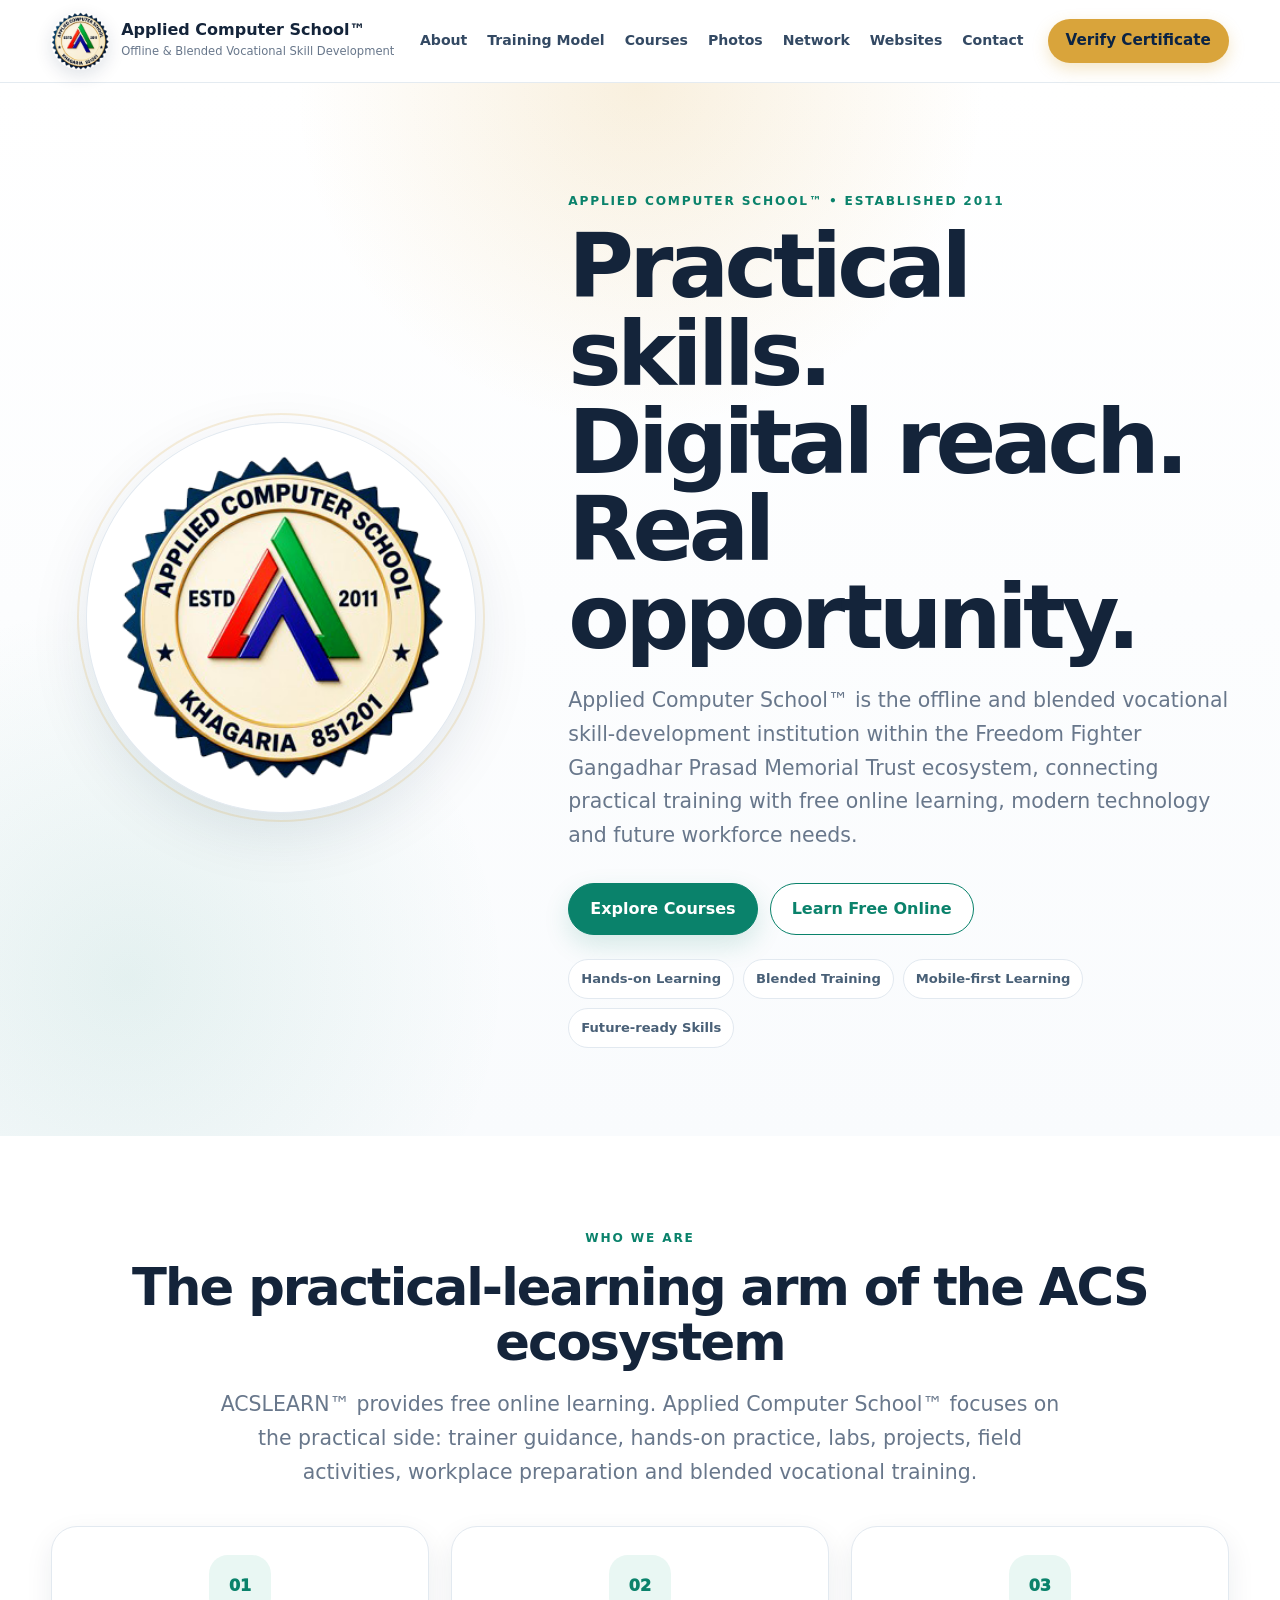
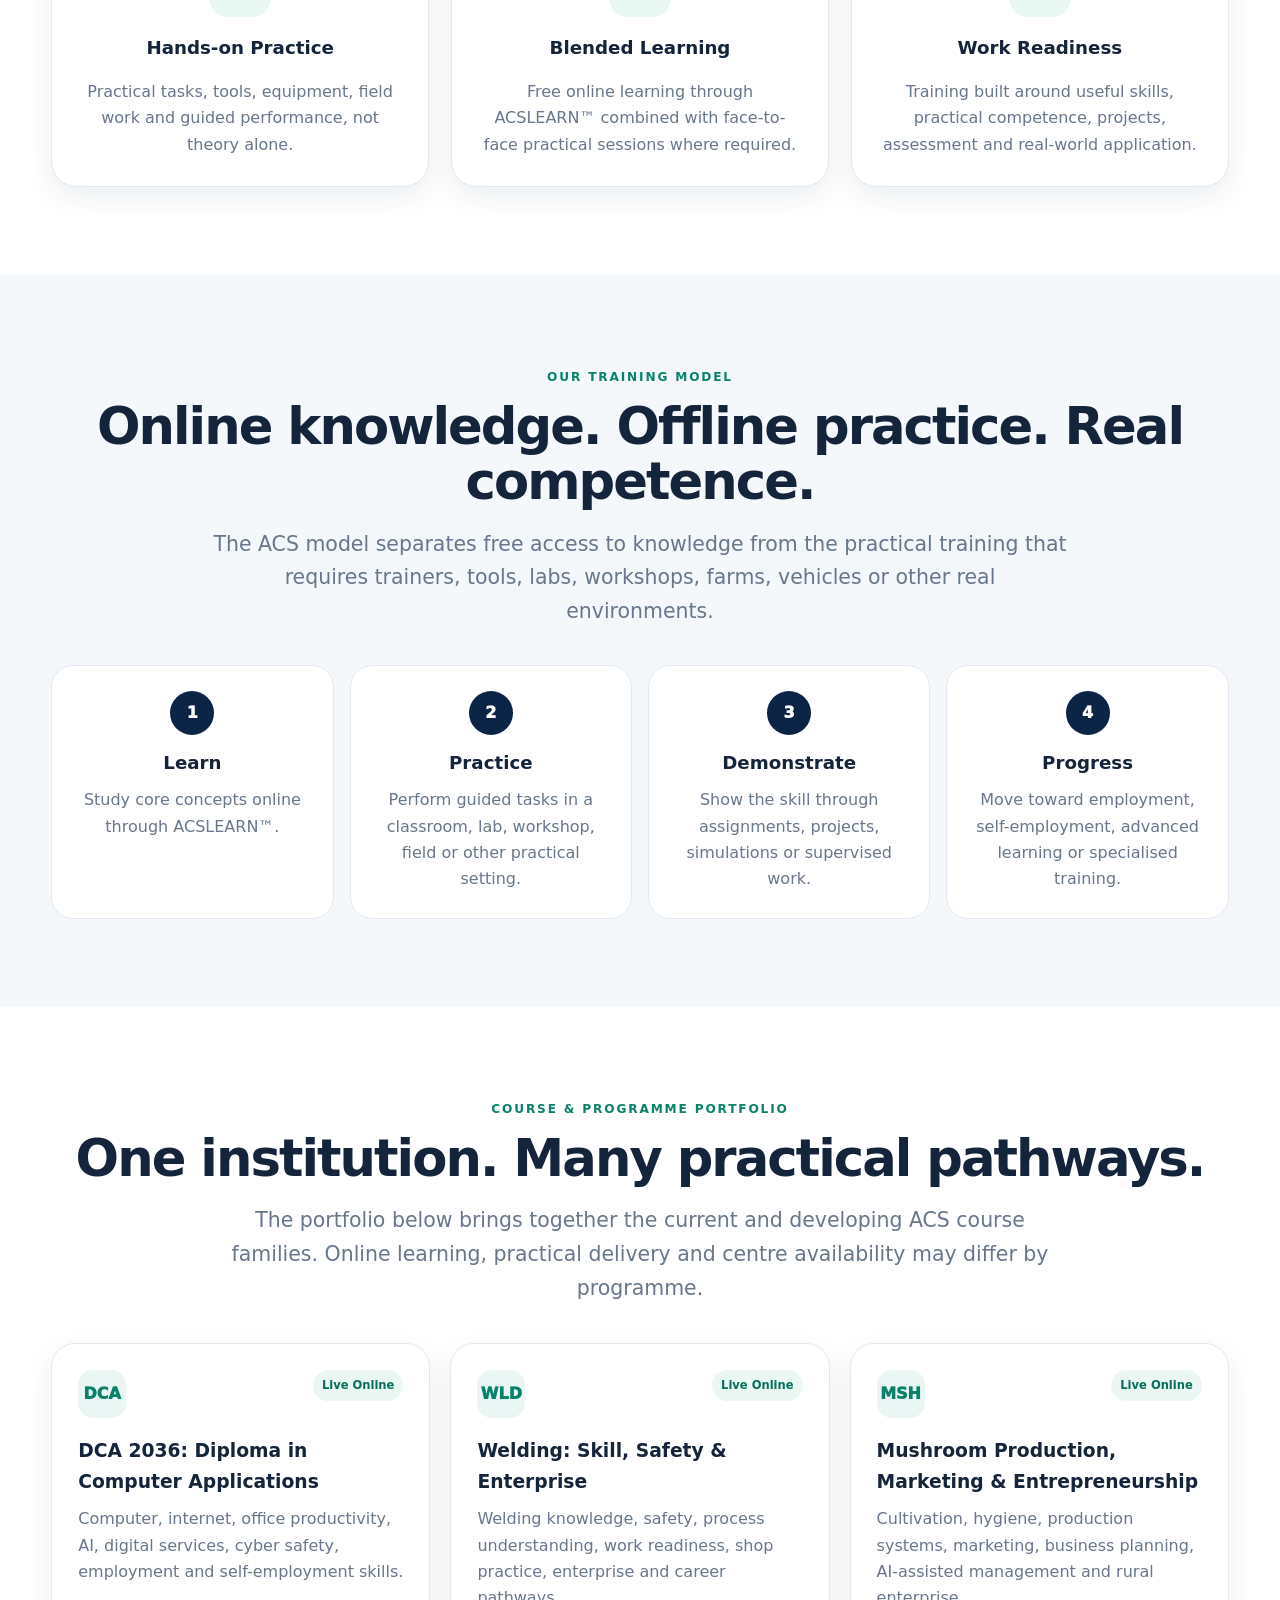
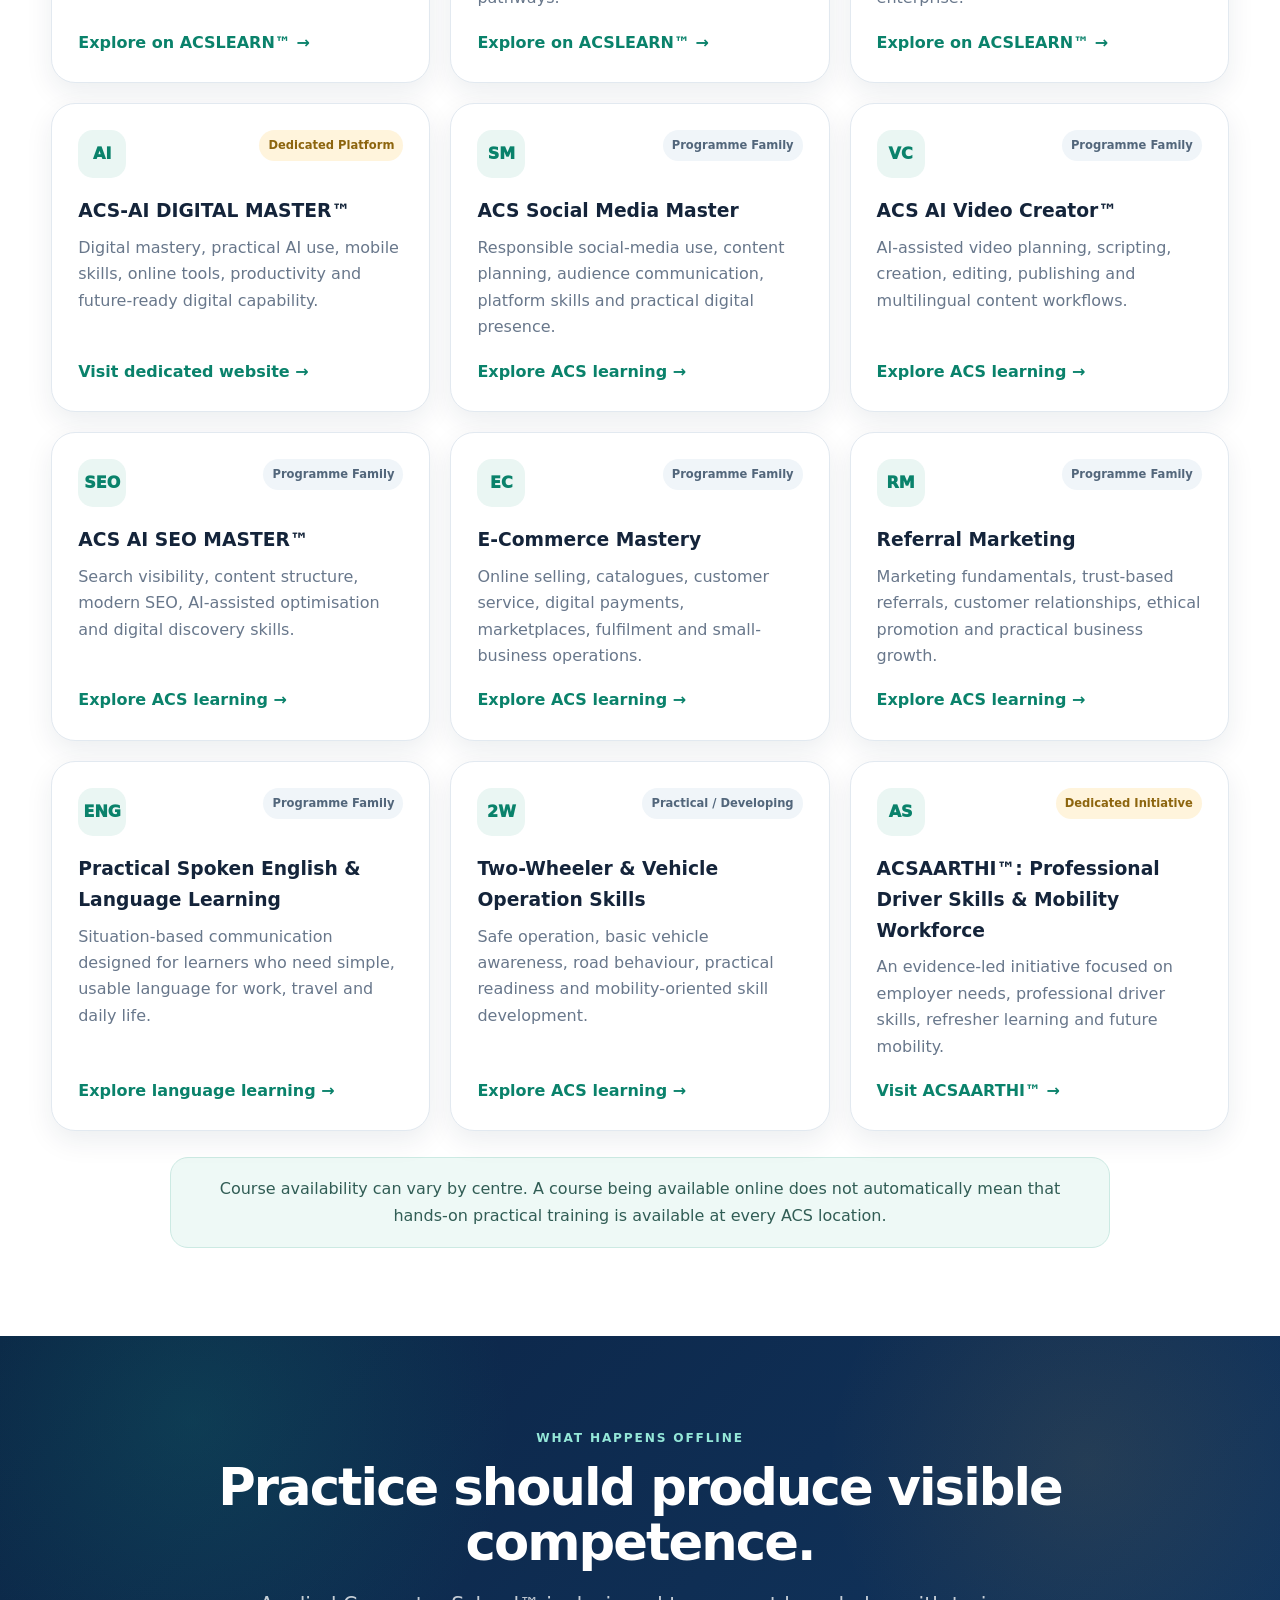
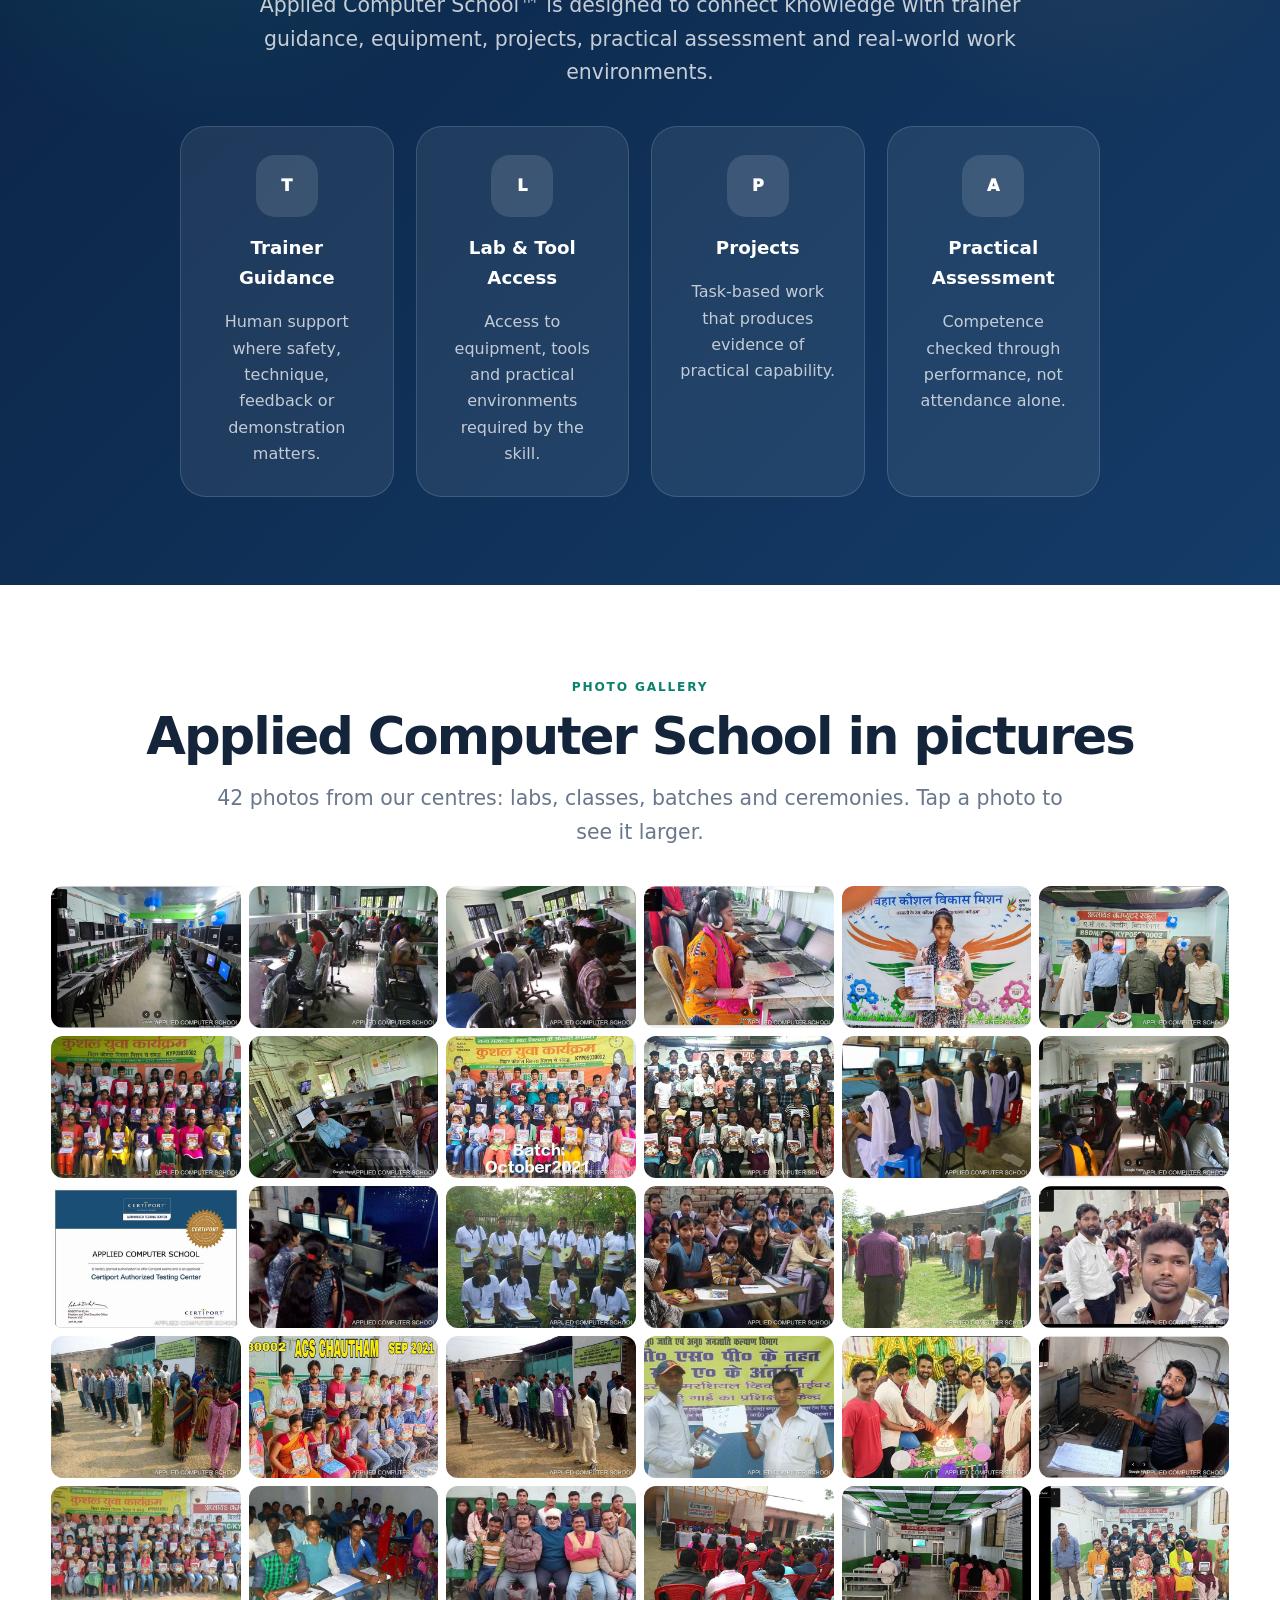
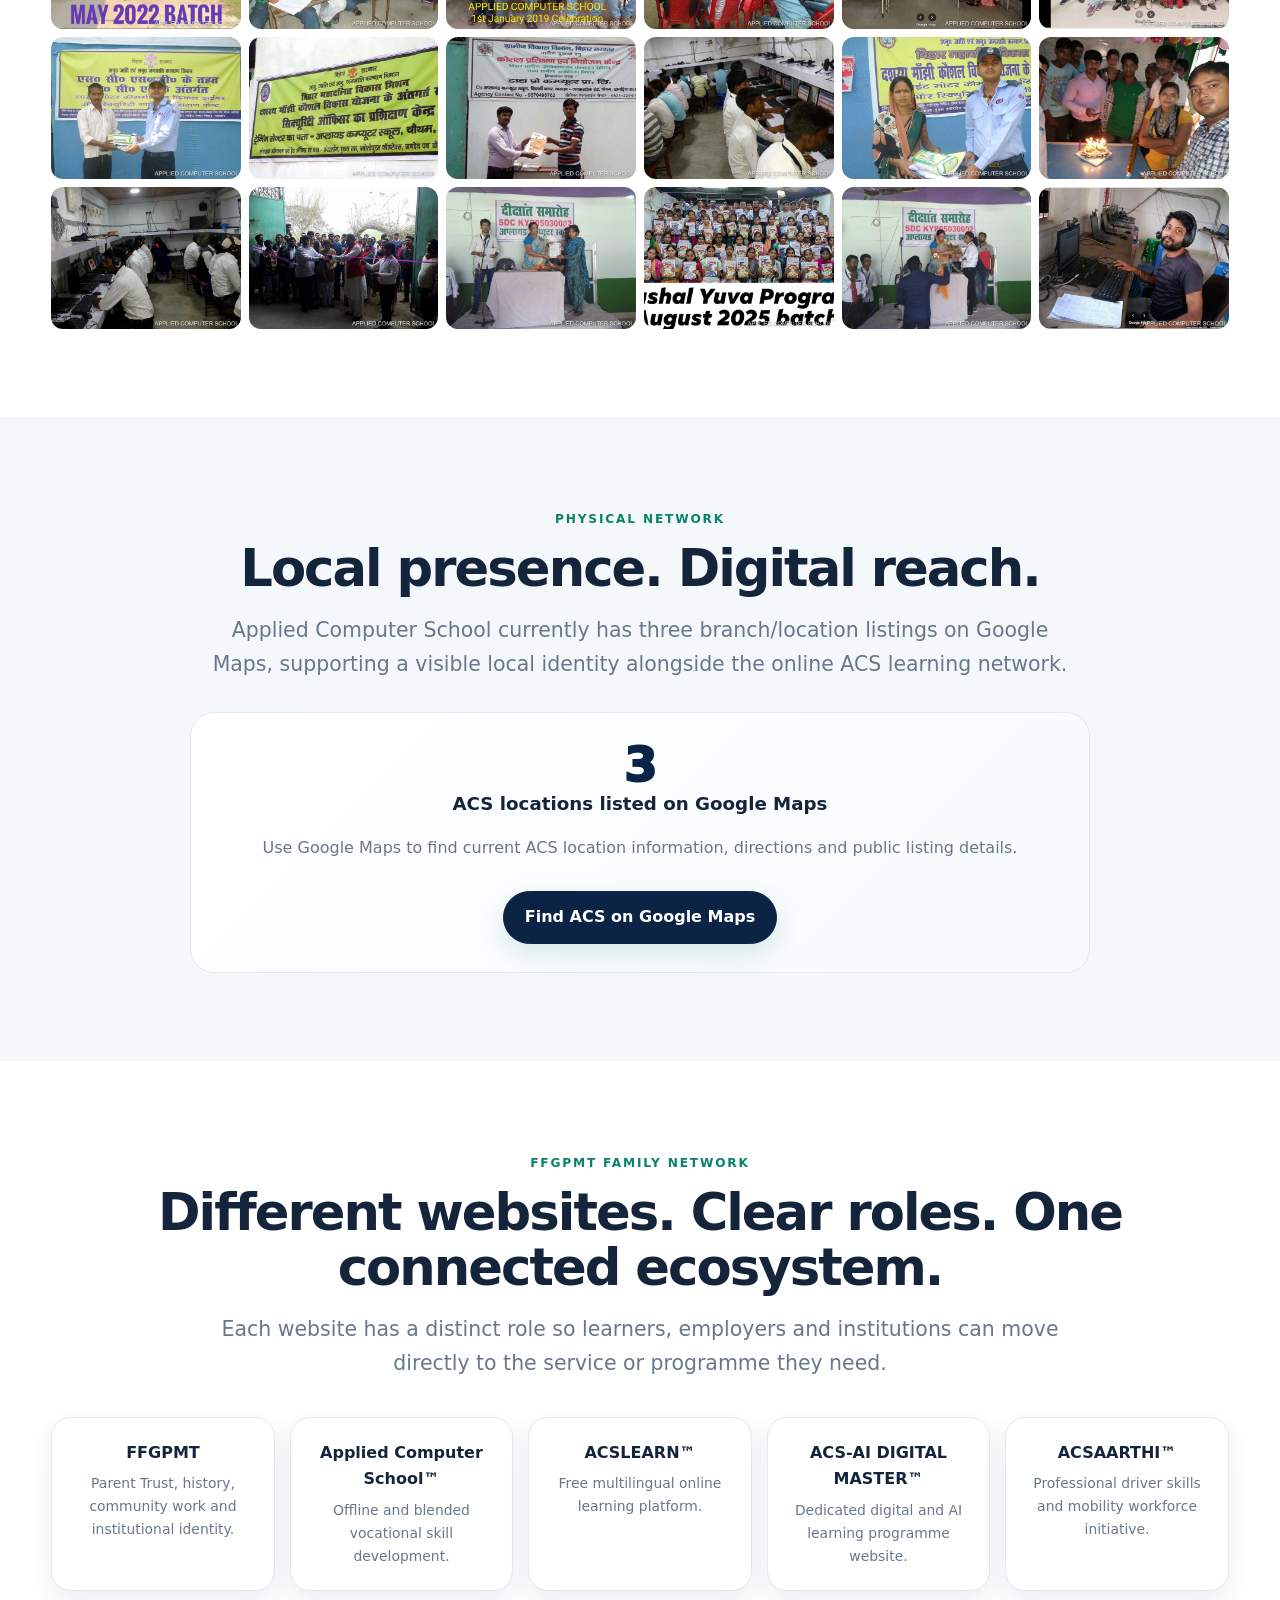
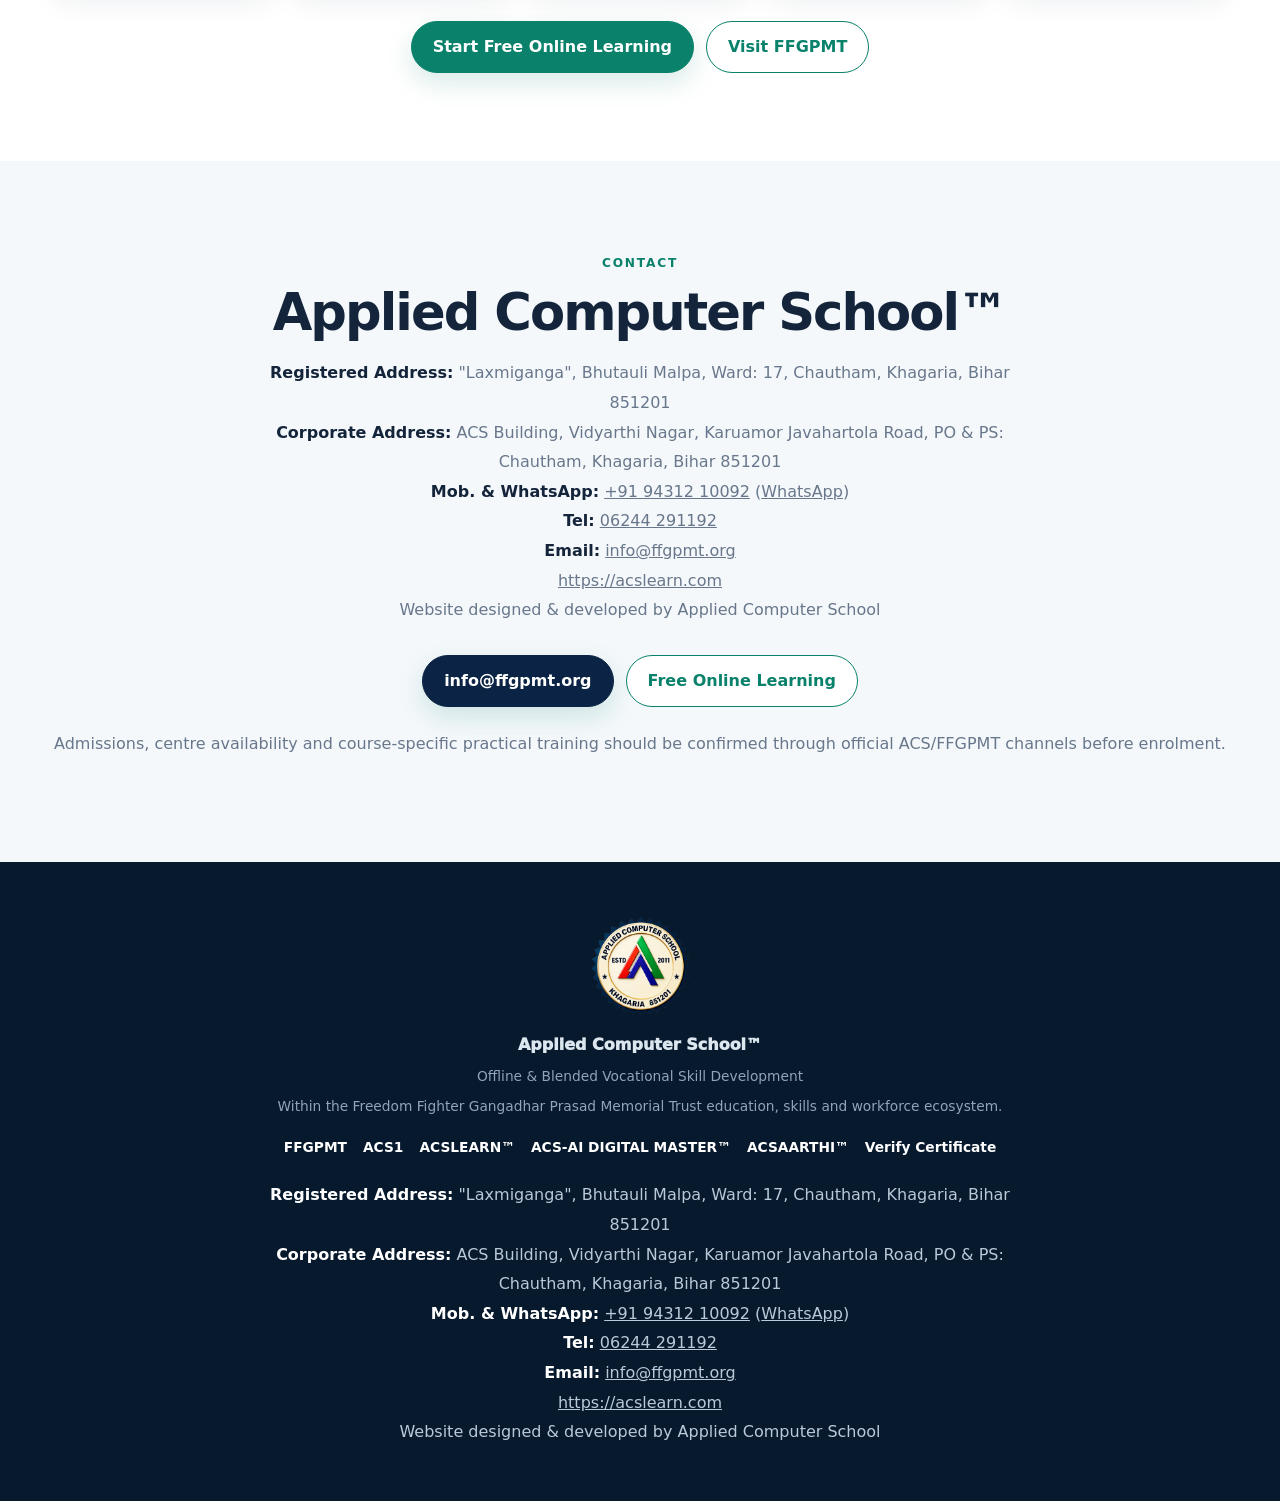
<file: index.html>
<!doctype html>
<html lang="en">
<head>
<meta charset="utf-8">
<meta name="viewport" content="width=device-width,initial-scale=1">
<title>Applied Computer School™ | Offline & Blended Vocational Skill Development</title>
<meta name="description" content="Applied Computer School™: offline and blended vocational skill development, practical training, digital learning and future-ready workforce programmes within the FFGPMT ecosystem.">
<link rel="canonical" href="https://acs1.in/">
<link rel="icon" href="logo.png">
<meta property="og:title" content="Applied Computer School™">
<meta property="og:description" content="Practical Skills • Blended Learning • Employment Readiness">
<meta property="og:url" content="https://acs1.in/">
<meta property="og:type" content="website">
<meta property="og:image" content="https://acs1.in/logo.png">
<meta name="twitter:card" content="summary_large_image">
<meta name="theme-color" content="#0b2344">

<script type="application/ld+json">
{
  "@context":"https://schema.org",
  "@type":"EducationalOrganization",
  "name":"Applied Computer School",
  "url":"https://acs1.in/",
  "logo":"https://acs1.in/logo.png",
  "email":"info@ffgpmt.org",
  "telephone":"+91-9431210092",
  "address":{"@type":"PostalAddress","streetAddress":"ACS Building, Vidyarthi Nagar, Karuamor Javahartola Road, PO & PS: Chautham","addressLocality":"Khagaria","addressRegion":"Bihar","postalCode":"851201","addressCountry":"IN"},
  "description":"Offline and blended vocational skill development",
  "foundingDate":"2011",
  "parentOrganization":{
    "@type":"NGO",
    "name":"Freedom Fighter Gangadhar Prasad Memorial Trust",
    "url":"https://ffgpmt.org/"
  },
  "sameAs":[
    "https://ffgpmt.org/",
    "https://acslearn.com/",
    "https://acs-aidigitalmaster.org/",
    "https://acsaarthi.com/"
  ]
}
</script>

<style>
:root{
  --navy:#0b2344;
  --navy2:#143c68;
  --blue:#1769aa;
  --green:#0a826b;
  --green2:#16a085;
  --gold:#d9a43b;
  --ink:#14243a;
  --muted:#68778b;
  --line:#e2e9f0;
  --soft:#f4f8fb;
  --soft2:#fbfcfe;
  --white:#fff;
  --shadow:0 20px 60px rgba(11,35,68,.10);
  --shadow2:0 10px 28px rgba(11,35,68,.08);
  --radius:26px;
  --max:1180px;
}
*{box-sizing:border-box}
html{scroll-behavior:smooth}
body{
  margin:0;
  font-family:Inter,ui-sans-serif,system-ui,-apple-system,"Segoe UI",Roboto,Arial,sans-serif;
  color:var(--ink);
  background:#fff;
  line-height:1.65;
}
a{color:inherit}
img{max-width:100%;display:block}
.container{width:min(92%,var(--max));margin:auto}
.center{text-align:center}
.section{padding:88px 0}
.section.soft{background:var(--soft)}
.section.dark{
  color:#fff;
  background:
    radial-gradient(circle at 15% 10%,rgba(22,160,133,.18),transparent 24%),
    radial-gradient(circle at 85% 15%,rgba(217,164,59,.10),transparent 20%),
    linear-gradient(135deg,var(--navy),var(--navy2));
}
.eyebrow{
  display:inline-block;
  color:var(--green);
  text-transform:uppercase;
  letter-spacing:.15em;
  font-size:.76rem;
  font-weight:900;
  margin-bottom:12px;
}
.dark .eyebrow{color:#94e7d8}
h1,h2,h3{margin-top:0;color:inherit}
h1{
  font-size:clamp(2.7rem,7vw,5.7rem);
  line-height:.98;
  letter-spacing:-.052em;
  margin-bottom:22px;
}
h2{
  font-size:clamp(2rem,4vw,3.35rem);
  line-height:1.08;
  letter-spacing:-.038em;
  margin-bottom:18px;
}
h3{font-size:1.14rem;margin-bottom:9px}
.lead{
  font-size:clamp(1.06rem,2vw,1.28rem);
  color:var(--muted);
  max-width:860px;
  margin:0 auto;
}
.dark .lead{color:rgba(255,255,255,.76)}

/* Header */
.site-header{
  position:sticky;top:0;z-index:50;
  background:rgba(255,255,255,.94);
  border-bottom:1px solid rgba(226,233,240,.9);
  backdrop-filter:blur(12px);
}
.nav{
  min-height:82px;
  display:flex;
  align-items:center;
  justify-content:space-between;
  gap:24px;
}
.brand{
  display:flex;align-items:center;gap:12px;
  text-decoration:none;
}
.brand img{
  width:58px;height:58px;object-fit:contain;
  border-radius:50%;
  box-shadow:0 6px 18px rgba(11,35,68,.12);
}
.brand-text strong{display:block;font-size:1rem;line-height:1.1}
.brand-text span{display:block;color:var(--muted);font-size:.72rem;margin-top:4px}
.nav-links{display:flex;gap:20px;align-items:center}
.nav-links a{
  text-decoration:none;font-weight:780;font-size:.88rem;color:#334963;
}
.nav-links a:hover{color:var(--green)}
.menu-btn{
  display:none;border:0;background:var(--navy);color:#fff;border-radius:12px;
  padding:10px 13px;font-weight:800;
}

.verify-btn{order:3;display:inline-flex;align-items:center;justify-content:center;min-height:44px;padding:9px 18px;border-radius:999px;background:var(--gold);color:var(--navy);font-weight:900;font-size:.95rem;text-decoration:none;white-space:nowrap;box-shadow:0 6px 16px rgba(217,164,59,.28)}
.verify-btn:hover{background:#e6b552}
.nav-links{order:2;margin-left:auto}
.photo-grid{display:grid;grid-template-columns:repeat(6,1fr);gap:8px;margin-top:36px}
.photo-grid a{display:block;border-radius:12px;overflow:hidden;background:var(--soft)}
.photo-grid img{width:100%;height:auto;aspect-ratio:4/3;object-fit:cover;transition:transform .2s ease}
.photo-grid a:hover img{transform:scale(1.04)}
.photo-note{margin-top:16px;color:var(--muted);font-size:1rem}
@media(max-width:1050px){.photo-grid{grid-template-columns:repeat(4,1fr)}}
@media(max-width:900px){.nav{flex-wrap:wrap;padding:10px 0;gap:10px 16px}.menu-btn{order:2}.verify-btn{order:3;width:100%}.nav.open .nav-links{top:100%}.photo-grid{grid-template-columns:repeat(3,1fr)}}
@media(max-width:640px){.photo-grid{grid-template-columns:repeat(2,1fr)}}

/* Hero */
.hero{
  padding:104px 0 88px;
  overflow:hidden;
  background:
    radial-gradient(circle at 50% 0%,rgba(217,164,59,.17),transparent 28%),
    radial-gradient(circle at 10% 85%,rgba(10,130,107,.09),transparent 26%),
    linear-gradient(180deg,#fff,#f9fbfd);
}
.hero-grid{
  display:grid;
  grid-template-columns:.82fr 1.18fr;
  gap:58px;
  align-items:center;
}
.hero-brand{
  display:flex;justify-content:center
}
.hero-logo-wrap{
  width:min(390px,82vw);
  aspect-ratio:1;
  background:#fff;
  border-radius:50%;
  display:grid;place-items:center;
  padding:30px;
  border:1px solid var(--line);
  box-shadow:var(--shadow);
  position:relative;
}
.hero-logo-wrap:before{
  content:"";
  position:absolute;inset:-10px;
  border-radius:50%;
  border:2px solid rgba(217,164,59,.18);
}
.hero-logo-wrap img{width:100%;height:100%;object-fit:contain}
.hero-copy{text-align:left}
.hero-copy .lead{margin:0;max-width:690px}
.actions{display:flex;gap:12px;flex-wrap:wrap;margin-top:30px}
.btn{
  display:inline-flex;align-items:center;justify-content:center;
  min-height:50px;padding:12px 21px;border-radius:999px;
  font-weight:850;text-decoration:none;
  border:1px solid var(--green);background:var(--green);color:#fff;
  box-shadow:0 10px 26px rgba(10,130,107,.16);
}
.btn:hover{transform:translateY(-1px)}
.btn.alt{background:#fff;color:var(--green);box-shadow:none}
.btn.navy{background:var(--navy);border-color:var(--navy)}
.hero-pills{
  display:flex;gap:9px;flex-wrap:wrap;margin-top:24px
}
.pill{
  display:inline-flex;padding:8px 12px;border-radius:999px;
  border:1px solid var(--line);background:#fff;
  color:#496077;font-size:.82rem;font-weight:800
}

/* Cards */
.grid{display:grid;gap:22px}
.grid-2{grid-template-columns:repeat(2,minmax(0,1fr))}
.grid-3{grid-template-columns:repeat(3,minmax(0,1fr))}
.grid-4{grid-template-columns:repeat(4,minmax(0,1fr))}
.card{
  background:#fff;border:1px solid var(--line);border-radius:var(--radius);
  padding:28px;box-shadow:var(--shadow2);text-align:center;
}
.card p{color:var(--muted);margin-bottom:0}
.card-icon{
  width:62px;height:62px;border-radius:19px;margin:0 auto 16px;
  display:grid;place-items:center;background:#e9f7f3;color:var(--green);
  font-weight:950
}
.dark .card{
  background:rgba(255,255,255,.075);
  border-color:rgba(255,255,255,.14);box-shadow:none
}
.dark .card p{color:rgba(255,255,255,.73)}
.dark .card-icon{background:rgba(255,255,255,.12);color:#fff}

/* Model */
.steps{
  display:grid;grid-template-columns:repeat(4,1fr);gap:16px;
  margin-top:36px
}
.step{
  background:#fff;border:1px solid var(--line);border-radius:22px;
  padding:25px;text-align:center;
}
.step-num{
  width:44px;height:44px;border-radius:50%;margin:0 auto 13px;
  display:grid;place-items:center;background:var(--navy);color:#fff;font-weight:950
}
.step p{color:var(--muted);margin:0}

/* Course directory */
.course-grid{
  display:grid;grid-template-columns:repeat(3,minmax(0,1fr));
  gap:20px;margin-top:38px
}
.course-card{
  position:relative;
  background:#fff;border:1px solid var(--line);border-radius:24px;
  padding:26px;text-align:left;box-shadow:var(--shadow2);
  display:flex;flex-direction:column;min-height:255px;
  transition:.18s ease;
}
.course-card:hover{transform:translateY(-4px);box-shadow:var(--shadow)}
.course-top{display:flex;justify-content:space-between;gap:12px;align-items:flex-start}
.course-code{
  width:48px;height:48px;border-radius:15px;
  background:#eaf6f3;color:var(--green);display:grid;place-items:center;
  font-weight:950;flex:0 0 auto
}
.status{
  padding:6px 9px;border-radius:999px;background:#f0f5f9;
  color:#52667b;font-size:.72rem;font-weight:850
}
.status.live{background:#eaf7f2;color:#08705d}
.status.special{background:#fff4dc;color:#8d650e}
.course-card h3{margin:18px 0 8px;font-size:1.17rem}
.course-card p{color:var(--muted);margin:0 0 18px}
.course-link{
  margin-top:auto;text-decoration:none;font-weight:850;color:var(--green)
}
.course-link:hover{text-decoration:underline}

/* network */
.network-grid{
  display:grid;grid-template-columns:repeat(5,minmax(0,1fr));
  gap:15px;margin-top:36px
}
.network-card{
  display:block;text-decoration:none;
  background:#fff;border:1px solid var(--line);border-radius:20px;
  padding:22px;text-align:center;box-shadow:var(--shadow2);
}
.network-card strong{display:block;margin-bottom:6px}
.network-card span{display:block;color:var(--muted);font-size:.87rem}
.network-card:hover{border-color:#b7d9d1;transform:translateY(-2px)}

.branch-box{
  margin-top:30px;
  max-width:900px;margin-left:auto;margin-right:auto;
  border:1px solid var(--line);border-radius:24px;padding:28px;
  background:linear-gradient(135deg,#fff,#f7fafc);
}
.branch-number{
  font-size:3rem;font-weight:950;color:var(--navy);line-height:1
}
.branch-box p{color:var(--muted)}

/* banner */
.statement{
  max-width:920px;margin:0 auto;text-align:center
}
.statement strong{color:#fff}

/* note */
.note{
  max-width:940px;margin:26px auto 0;padding:18px 20px;
  border-radius:18px;background:#eef9f6;border:1px solid #cceae3;
  color:#315d55;text-align:center
}

/* footer */
.site-footer{
  background:#07192d;color:#dbe6ef;padding:54px 0;text-align:center
}
.footer-logo{width:100px;margin:0 auto 16px}
.footer-title{font-weight:950}
.footer-small{max-width:840px;margin:7px auto 0;color:#8fa5b9;font-size:.86rem}
.footer-links{
  display:flex;justify-content:center;gap:16px;flex-wrap:wrap;margin-top:18px
}
.footer-links a{color:#fff;text-decoration:none;font-weight:750;font-size:.86rem}
.footer-links a:hover{text-decoration:underline}
.ffg-common{max-width:780px;margin:18px auto 0;color:var(--muted);font-size:1rem;line-height:1.85}
.ffg-common strong{color:var(--ink)}
.site-footer .ffg-common{color:#b9c9d8;margin-top:22px}
.site-footer .ffg-common strong{color:#fff}

/* responsive */
@media(max-width:1050px){
  .network-grid{grid-template-columns:repeat(3,1fr)}
}
@media(max-width:900px){
  .hero-grid{grid-template-columns:1fr;text-align:center}
  .hero-copy{text-align:center}
  .hero-copy .lead{margin:auto}
  .actions,.hero-pills{justify-content:center}
  .grid-4,.steps{grid-template-columns:1fr 1fr}
  .course-grid{grid-template-columns:1fr 1fr}
  .nav-links{display:none}
  .menu-btn{display:block}
  .nav.open .nav-links{
    display:flex;position:absolute;top:82px;left:4%;right:4%;
    background:#fff;border:1px solid var(--line);border-radius:18px;
    box-shadow:var(--shadow);padding:18px;flex-direction:column;align-items:stretch
  }
  .nav{position:relative}
}
@media(max-width:640px){
  .section{padding:68px 0}
  .hero{padding:76px 0 64px}
  .brand-text span{display:none}
  .grid-2,.grid-3,.grid-4,.steps,.course-grid,.network-grid{grid-template-columns:1fr}
  .hero-logo-wrap{width:min(300px,82vw)}
  .course-card{min-height:auto}
}
</style>
</head>

<body>
<header class="site-header">
  <div class="container nav" id="mainNav">
    <a class="brand" href="https://acs1.in/" aria-label="Applied Computer School home">
      <img src="logo.png" alt="Applied Computer School logo">
      <div class="brand-text">
        <strong>Applied Computer School™</strong>
        <span>Offline & Blended Vocational Skill Development</span>
      </div>
    </a>

    <a class="verify-btn" href="https://acslearn.com/verify/" target="_blank" rel="noopener">Verify Certificate</a>

    <button class="menu-btn" type="button" aria-label="Open navigation" onclick="document.getElementById('mainNav').classList.toggle('open')">Menu</button>

    <nav class="nav-links" aria-label="Primary">
      <a href="#about">About</a>
      <a href="#model">Training Model</a>
      <a href="#courses">Courses</a>
      <a href="#photos">Photos</a>
      <a href="#network">Network</a>
      <a href="#ecosystem">Websites</a>
      <a href="#contact">Contact</a>
    </nav>
  </div>
</header>

<main>
<section class="hero">
  <div class="container hero-grid">
    <div class="hero-brand">
      <div class="hero-logo-wrap">
        <img src="logo.png" alt="Applied Computer School, established 2011">
      </div>
    </div>

    <div class="hero-copy">
      <div class="eyebrow">Applied Computer School™ • Established 2011</div>
      <h1>Practical skills.<br>Digital reach.<br>Real opportunity.</h1>
      <p class="lead">Applied Computer School™ is the offline and blended vocational skill-development institution within the Freedom Fighter Gangadhar Prasad Memorial Trust ecosystem, connecting practical training with free online learning, modern technology and future workforce needs.</p>

      <div class="actions">
        <a class="btn" href="#courses">Explore Courses</a>
        <a class="btn alt" href="https://acslearn.com/" target="_blank" rel="noopener">Learn Free Online</a>
      </div>

      <div class="hero-pills">
        <span class="pill">Hands-on Learning</span>
        <span class="pill">Blended Training</span>
        <span class="pill">Mobile-first Learning</span>
        <span class="pill">Future-ready Skills</span>
      </div>
    </div>
  </div>
</section>

<section id="about" class="section center">
  <div class="container">
    <div class="eyebrow">Who We Are</div>
    <h2>The practical-learning arm of the ACS ecosystem</h2>
    <p class="lead">ACSLEARN™ provides free online learning. Applied Computer School™ focuses on the practical side: trainer guidance, hands-on practice, labs, projects, field activities, workplace preparation and blended vocational training.</p>

    <div class="grid grid-3" style="margin-top:36px">
      <article class="card">
        <div class="card-icon">01</div>
        <h3>Hands-on Practice</h3>
        <p>Practical tasks, tools, equipment, field work and guided performance, not theory alone.</p>
      </article>
      <article class="card">
        <div class="card-icon">02</div>
        <h3>Blended Learning</h3>
        <p>Free online learning through ACSLEARN™ combined with face-to-face practical sessions where required.</p>
      </article>
      <article class="card">
        <div class="card-icon">03</div>
        <h3>Work Readiness</h3>
        <p>Training built around useful skills, practical competence, projects, assessment and real-world application.</p>
      </article>
    </div>
  </div>
</section>

<section id="model" class="section soft center">
  <div class="container">
    <div class="eyebrow">Our Training Model</div>
    <h2>Online knowledge. Offline practice. Real competence.</h2>
    <p class="lead">The ACS model separates free access to knowledge from the practical training that requires trainers, tools, labs, workshops, farms, vehicles or other real environments.</p>

    <div class="steps">
      <div class="step"><div class="step-num">1</div><h3>Learn</h3><p>Study core concepts online through ACSLEARN™.</p></div>
      <div class="step"><div class="step-num">2</div><h3>Practice</h3><p>Perform guided tasks in a classroom, lab, workshop, field or other practical setting.</p></div>
      <div class="step"><div class="step-num">3</div><h3>Demonstrate</h3><p>Show the skill through assignments, projects, simulations or supervised work.</p></div>
      <div class="step"><div class="step-num">4</div><h3>Progress</h3><p>Move toward employment, self-employment, advanced learning or specialised training.</p></div>
    </div>
  </div>
</section>

<section id="courses" class="section center">
  <div class="container">
    <div class="eyebrow">Course & Programme Portfolio</div>
    <h2>One institution. Many practical pathways.</h2>
    <p class="lead">The portfolio below brings together the current and developing ACS course families. Online learning, practical delivery and centre availability may differ by programme.</p>

    <div class="course-grid">

      <article class="course-card">
        <div class="course-top"><div class="course-code">DCA</div><span class="status live">Live Online</span></div>
        <h3>DCA 2036: Diploma in Computer Applications</h3>
        <p>Computer, internet, office productivity, AI, digital services, cyber safety, employment and self-employment skills.</p>
        <a class="course-link" href="https://acslearn.com/courses/hi/digital/dca/index.html" target="_blank" rel="noopener">Explore on ACSLEARN™ →</a>
      </article>

      <article class="course-card">
        <div class="course-top"><div class="course-code">WLD</div><span class="status live">Live Online</span></div>
        <h3>Welding: Skill, Safety & Enterprise</h3>
        <p>Welding knowledge, safety, process understanding, work readiness, shop practice, enterprise and career pathways.</p>
        <a class="course-link" href="https://acslearn.com/courses/hi/welding/" target="_blank" rel="noopener">Explore on ACSLEARN™ →</a>
      </article>

      <article class="course-card">
        <div class="course-top"><div class="course-code">MSH</div><span class="status live">Live Online</span></div>
        <h3>Mushroom Production, Marketing & Entrepreneurship</h3>
        <p>Cultivation, hygiene, production systems, marketing, business planning, AI-assisted management and rural enterprise.</p>
        <a class="course-link" href="https://acslearn.com/courses/hi/mushroom-cultivation-marketing/kyon.html" target="_blank" rel="noopener">Explore on ACSLEARN™ →</a>
      </article>

      <article class="course-card">
        <div class="course-top"><div class="course-code">AI</div><span class="status special">Dedicated Platform</span></div>
        <h3>ACS-AI DIGITAL MASTER™</h3>
        <p>Digital mastery, practical AI use, mobile skills, online tools, productivity and future-ready digital capability.</p>
        <a class="course-link" href="https://acs-aidigitalmaster.org/" target="_blank" rel="noopener">Visit dedicated website →</a>
      </article>

      <article class="course-card">
        <div class="course-top"><div class="course-code">SM</div><span class="status">Programme Family</span></div>
        <h3>ACS Social Media Master</h3>
        <p>Responsible social-media use, content planning, audience communication, platform skills and practical digital presence.</p>
        <a class="course-link" href="https://acslearn.com/" target="_blank" rel="noopener">Explore ACS learning →</a>
      </article>

      <article class="course-card">
        <div class="course-top"><div class="course-code">VC</div><span class="status">Programme Family</span></div>
        <h3>ACS AI Video Creator™</h3>
        <p>AI-assisted video planning, scripting, creation, editing, publishing and multilingual content workflows.</p>
        <a class="course-link" href="https://acslearn.com/" target="_blank" rel="noopener">Explore ACS learning →</a>
      </article>

      <article class="course-card">
        <div class="course-top"><div class="course-code">SEO</div><span class="status">Programme Family</span></div>
        <h3>ACS AI SEO MASTER™</h3>
        <p>Search visibility, content structure, modern SEO, AI-assisted optimisation and digital discovery skills.</p>
        <a class="course-link" href="https://acslearn.com/" target="_blank" rel="noopener">Explore ACS learning →</a>
      </article>

      <article class="course-card">
        <div class="course-top"><div class="course-code">EC</div><span class="status">Programme Family</span></div>
        <h3>E-Commerce Mastery</h3>
        <p>Online selling, catalogues, customer service, digital payments, marketplaces, fulfilment and small-business operations.</p>
        <a class="course-link" href="https://acslearn.com/courses/hi/digital/ecom/" target="_blank" rel="noopener">Explore ACS learning →</a>
      </article>

      <article class="course-card">
        <div class="course-top"><div class="course-code">RM</div><span class="status">Programme Family</span></div>
        <h3>Referral Marketing</h3>
        <p>Marketing fundamentals, trust-based referrals, customer relationships, ethical promotion and practical business growth.</p>
        <a class="course-link" href="https://acslearn.com/" target="_blank" rel="noopener">Explore ACS learning →</a>
      </article>

      <article class="course-card">
        <div class="course-top"><div class="course-code">ENG</div><span class="status">Programme Family</span></div>
        <h3>Practical Spoken English & Language Learning</h3>
        <p>Situation-based communication designed for learners who need simple, usable language for work, travel and daily life.</p>
        <a class="course-link" href="https://acslearn.com/" target="_blank" rel="noopener">Explore language learning →</a>
      </article>

      <article class="course-card">
        <div class="course-top"><div class="course-code">2W</div><span class="status">Practical / Developing</span></div>
        <h3>Two-Wheeler & Vehicle Operation Skills</h3>
        <p>Safe operation, basic vehicle awareness, road behaviour, practical readiness and mobility-oriented skill development.</p>
        <a class="course-link" href="https://acslearn.com/" target="_blank" rel="noopener">Explore ACS learning →</a>
      </article>

      <article class="course-card">
        <div class="course-top"><div class="course-code">AS</div><span class="status special">Dedicated Initiative</span></div>
        <h3>ACSAARTHI™: Professional Driver Skills & Mobility Workforce</h3>
        <p>An evidence-led initiative focused on employer needs, professional driver skills, refresher learning and future mobility.</p>
        <a class="course-link" href="https://acsaarthi.com/" target="_blank" rel="noopener">Visit ACSAARTHI™ →</a>
      </article>

    </div>

    <div class="note">Course availability can vary by centre. A course being available online does not automatically mean that hands-on practical training is available at every ACS location.</div>
  </div>
</section>

<section class="section dark center">
  <div class="container statement">
    <div class="eyebrow">What Happens Offline</div>
    <h2>Practice should produce visible competence.</h2>
    <p class="lead">Applied Computer School™ is designed to connect knowledge with trainer guidance, equipment, projects, practical assessment and real-world work environments.</p>

    <div class="grid grid-4" style="margin-top:36px">
      <article class="card"><div class="card-icon">T</div><h3>Trainer Guidance</h3><p>Human support where safety, technique, feedback or demonstration matters.</p></article>
      <article class="card"><div class="card-icon">L</div><h3>Lab & Tool Access</h3><p>Access to equipment, tools and practical environments required by the skill.</p></article>
      <article class="card"><div class="card-icon">P</div><h3>Projects</h3><p>Task-based work that produces evidence of practical capability.</p></article>
      <article class="card"><div class="card-icon">A</div><h3>Practical Assessment</h3><p>Competence checked through performance, not attendance alone.</p></article>
    </div>
  </div>
</section>

<section id="photos" class="section center">
  <div class="container">
    <div class="eyebrow">Photo Gallery</div>
    <h2>Applied Computer School in pictures</h2>
    <p class="lead">42 photos from our centres: labs, classes, batches and ceremonies. Tap a photo to see it larger.</p>
    <div class="photo-grid">
      <a href="photos/acs-01.jpg" target="_blank" rel="noopener"><img src="photos/acs-01.jpg" alt="Applied Computer School photo 1" width="640" height="480" loading="lazy"></a>
      <a href="photos/acs-02.jpg" target="_blank" rel="noopener"><img src="photos/acs-02.jpg" alt="Applied Computer School photo 2" width="640" height="480" loading="lazy"></a>
      <a href="photos/acs-03.jpg" target="_blank" rel="noopener"><img src="photos/acs-03.jpg" alt="Applied Computer School photo 3" width="640" height="480" loading="lazy"></a>
      <a href="photos/acs-04.jpg" target="_blank" rel="noopener"><img src="photos/acs-04.jpg" alt="Applied Computer School photo 4" width="640" height="480" loading="lazy"></a>
      <a href="photos/acs-05.jpg" target="_blank" rel="noopener"><img src="photos/acs-05.jpg" alt="Applied Computer School photo 5" width="640" height="480" loading="lazy"></a>
      <a href="photos/acs-06.jpg" target="_blank" rel="noopener"><img src="photos/acs-06.jpg" alt="Applied Computer School photo 6" width="640" height="480" loading="lazy"></a>
      <a href="photos/acs-07.jpg" target="_blank" rel="noopener"><img src="photos/acs-07.jpg" alt="Applied Computer School photo 7" width="640" height="480" loading="lazy"></a>
      <a href="photos/acs-08.jpg" target="_blank" rel="noopener"><img src="photos/acs-08.jpg" alt="Applied Computer School photo 8" width="640" height="480" loading="lazy"></a>
      <a href="photos/acs-09.jpg" target="_blank" rel="noopener"><img src="photos/acs-09.jpg" alt="Applied Computer School photo 9" width="640" height="480" loading="lazy"></a>
      <a href="photos/acs-10.jpg" target="_blank" rel="noopener"><img src="photos/acs-10.jpg" alt="Applied Computer School photo 10" width="640" height="480" loading="lazy"></a>
      <a href="photos/acs-11.jpg" target="_blank" rel="noopener"><img src="photos/acs-11.jpg" alt="Applied Computer School photo 11" width="640" height="480" loading="lazy"></a>
      <a href="photos/acs-12.jpg" target="_blank" rel="noopener"><img src="photos/acs-12.jpg" alt="Applied Computer School photo 12" width="640" height="480" loading="lazy"></a>
      <a href="photos/acs-13.jpg" target="_blank" rel="noopener"><img src="photos/acs-13.jpg" alt="Applied Computer School photo 13" width="640" height="480" loading="lazy"></a>
      <a href="photos/acs-14.jpg" target="_blank" rel="noopener"><img src="photos/acs-14.jpg" alt="Applied Computer School photo 14" width="640" height="480" loading="lazy"></a>
      <a href="photos/acs-15.jpg" target="_blank" rel="noopener"><img src="photos/acs-15.jpg" alt="Applied Computer School photo 15" width="640" height="480" loading="lazy"></a>
      <a href="photos/acs-16.jpg" target="_blank" rel="noopener"><img src="photos/acs-16.jpg" alt="Applied Computer School photo 16" width="640" height="480" loading="lazy"></a>
      <a href="photos/acs-17.jpg" target="_blank" rel="noopener"><img src="photos/acs-17.jpg" alt="Applied Computer School photo 17" width="640" height="480" loading="lazy"></a>
      <a href="photos/acs-18.jpg" target="_blank" rel="noopener"><img src="photos/acs-18.jpg" alt="Applied Computer School photo 18" width="640" height="480" loading="lazy"></a>
      <a href="photos/acs-19.jpg" target="_blank" rel="noopener"><img src="photos/acs-19.jpg" alt="Applied Computer School photo 19" width="640" height="480" loading="lazy"></a>
      <a href="photos/acs-20.jpg" target="_blank" rel="noopener"><img src="photos/acs-20.jpg" alt="Applied Computer School photo 20" width="640" height="480" loading="lazy"></a>
      <a href="photos/acs-21.jpg" target="_blank" rel="noopener"><img src="photos/acs-21.jpg" alt="Applied Computer School photo 21" width="640" height="480" loading="lazy"></a>
      <a href="photos/acs-22.jpg" target="_blank" rel="noopener"><img src="photos/acs-22.jpg" alt="Applied Computer School photo 22" width="640" height="480" loading="lazy"></a>
      <a href="photos/acs-23.jpg" target="_blank" rel="noopener"><img src="photos/acs-23.jpg" alt="Applied Computer School photo 23" width="640" height="480" loading="lazy"></a>
      <a href="photos/acs-24.jpg" target="_blank" rel="noopener"><img src="photos/acs-24.jpg" alt="Applied Computer School photo 24" width="640" height="480" loading="lazy"></a>
      <a href="photos/acs-25.jpg" target="_blank" rel="noopener"><img src="photos/acs-25.jpg" alt="Applied Computer School photo 25" width="640" height="480" loading="lazy"></a>
      <a href="photos/acs-26.jpg" target="_blank" rel="noopener"><img src="photos/acs-26.jpg" alt="Applied Computer School photo 26" width="640" height="480" loading="lazy"></a>
      <a href="photos/acs-27.jpg" target="_blank" rel="noopener"><img src="photos/acs-27.jpg" alt="Applied Computer School photo 27" width="640" height="480" loading="lazy"></a>
      <a href="photos/acs-28.jpg" target="_blank" rel="noopener"><img src="photos/acs-28.jpg" alt="Applied Computer School photo 28" width="640" height="480" loading="lazy"></a>
      <a href="photos/acs-29.jpg" target="_blank" rel="noopener"><img src="photos/acs-29.jpg" alt="Applied Computer School photo 29" width="640" height="480" loading="lazy"></a>
      <a href="photos/acs-30.jpg" target="_blank" rel="noopener"><img src="photos/acs-30.jpg" alt="Applied Computer School photo 30" width="640" height="480" loading="lazy"></a>
      <a href="photos/acs-31.jpg" target="_blank" rel="noopener"><img src="photos/acs-31.jpg" alt="Applied Computer School photo 31" width="640" height="480" loading="lazy"></a>
      <a href="photos/acs-32.jpg" target="_blank" rel="noopener"><img src="photos/acs-32.jpg" alt="Applied Computer School photo 32" width="640" height="480" loading="lazy"></a>
      <a href="photos/acs-33.jpg" target="_blank" rel="noopener"><img src="photos/acs-33.jpg" alt="Applied Computer School photo 33" width="640" height="480" loading="lazy"></a>
      <a href="photos/acs-34.jpg" target="_blank" rel="noopener"><img src="photos/acs-34.jpg" alt="Applied Computer School photo 34" width="640" height="480" loading="lazy"></a>
      <a href="photos/acs-35.jpg" target="_blank" rel="noopener"><img src="photos/acs-35.jpg" alt="Applied Computer School photo 35" width="640" height="480" loading="lazy"></a>
      <a href="photos/acs-36.jpg" target="_blank" rel="noopener"><img src="photos/acs-36.jpg" alt="Applied Computer School photo 36" width="640" height="480" loading="lazy"></a>
      <a href="photos/acs-37.jpg" target="_blank" rel="noopener"><img src="photos/acs-37.jpg" alt="Applied Computer School photo 37" width="640" height="480" loading="lazy"></a>
      <a href="photos/acs-38.jpg" target="_blank" rel="noopener"><img src="photos/acs-38.jpg" alt="Applied Computer School photo 38" width="640" height="480" loading="lazy"></a>
      <a href="photos/acs-39.jpg" target="_blank" rel="noopener"><img src="photos/acs-39.jpg" alt="Applied Computer School photo 39" width="640" height="480" loading="lazy"></a>
      <a href="photos/acs-40.jpg" target="_blank" rel="noopener"><img src="photos/acs-40.jpg" alt="Applied Computer School photo 40" width="640" height="480" loading="lazy"></a>
      <a href="photos/acs-41.jpg" target="_blank" rel="noopener"><img src="photos/acs-41.jpg" alt="Applied Computer School photo 41" width="640" height="480" loading="lazy"></a>
      <a href="photos/acs-42.jpg" target="_blank" rel="noopener"><img src="photos/acs-42.jpg" alt="Applied Computer School photo 42" width="640" height="480" loading="lazy"></a>
    </div>
  </div>
</section>

<section id="network" class="section soft center">
  <div class="container">
    <div class="eyebrow">Physical Network</div>
    <h2>Local presence. Digital reach.</h2>
    <p class="lead">Applied Computer School currently has three branch/location listings on Google Maps, supporting a visible local identity alongside the online ACS learning network.</p>

    <div class="branch-box">
      <div class="branch-number">3</div>
      <h3>ACS locations listed on Google Maps</h3>
      <p>Use Google Maps to find current ACS location information, directions and public listing details.</p>
      <div class="actions" style="justify-content:center">
        <a class="btn navy" href="https://www.google.com/maps/search/?api=1&query=Applied+Computer+School+Khagaria+Bihar" target="_blank" rel="noopener">Find ACS on Google Maps</a>
      </div>
    </div>
  </div>
</section>

<section id="ecosystem" class="section center">
  <div class="container">
    <div class="eyebrow">FFGPMT Family Network</div>
    <h2>Different websites. Clear roles. One connected ecosystem.</h2>
    <p class="lead">Each website has a distinct role so learners, employers and institutions can move directly to the service or programme they need.</p>

    <div class="network-grid">

      <a class="network-card" href="https://ffgpmt.org/" target="_blank" rel="noopener">
        <strong>FFGPMT</strong>
        <span>Parent Trust, history, community work and institutional identity.</span>
      </a>

      <a class="network-card" href="https://acs1.in/" aria-current="page">
        <strong>Applied Computer School™</strong>
        <span>Offline and blended vocational skill development.</span>
      </a>

      <a class="network-card" href="https://acslearn.com/" target="_blank" rel="noopener">
        <strong>ACSLEARN™</strong>
        <span>Free multilingual online learning platform.</span>
      </a>

      <a class="network-card" href="https://acs-aidigitalmaster.org/" target="_blank" rel="noopener">
        <strong>ACS-AI DIGITAL MASTER™</strong>
        <span>Dedicated digital and AI learning programme website.</span>
      </a>

      <a class="network-card" href="https://acsaarthi.com/" target="_blank" rel="noopener">
        <strong>ACSAARTHI™</strong>
        <span>Professional driver skills and mobility workforce initiative.</span>
      </a>

    </div>

    <div class="actions" style="justify-content:center">
      <a class="btn" href="https://acslearn.com/" target="_blank" rel="noopener">Start Free Online Learning</a>
      <a class="btn alt" href="https://ffgpmt.org/" target="_blank" rel="noopener">Visit FFGPMT</a>
    </div>
  </div>
</section>

<section id="contact" class="section soft center">
  <div class="container">
    <div class="eyebrow">Contact</div>
    <h2>Applied Computer School™</h2>
    <div class="ffg-common">
      <strong>Registered Address:</strong> &quot;Laxmiganga&quot;, Bhutauli Malpa, Ward: 17, Chautham, Khagaria, Bihar 851201<br>
      <strong>Corporate Address:</strong> ACS Building, Vidyarthi Nagar, Karuamor Javahartola Road, PO &amp; PS: Chautham, Khagaria, Bihar 851201<br>
      <strong>Mob. &amp; WhatsApp:</strong> <a href="tel:+919431210092">+91 94312 10092</a> (<a href="https://wa.me/919431210092" target="_blank" rel="noopener">WhatsApp</a>)<br>
      <strong>Tel:</strong> <a href="tel:+916244291192">06244 291192</a><br>
      <strong>Email:</strong> <a href="mailto:info@ffgpmt.org">info@ffgpmt.org</a><br>
      <a href="https://acslearn.com/" target="_blank" rel="noopener">https://acslearn.com</a><br>
      Website designed &amp; developed by Applied Computer School
    </div>

    <div class="actions" style="justify-content:center">
      <a class="btn navy" href="mailto:info@ffgpmt.org">info@ffgpmt.org</a>
      <a class="btn alt" href="https://acslearn.com/" target="_blank" rel="noopener">Free Online Learning</a>
    </div>

    <p style="margin-top:24px;color:var(--muted)">Admissions, centre availability and course-specific practical training should be confirmed through official ACS/FFGPMT channels before enrolment.</p>
  </div>
</section>
</main>

<footer class="site-footer">
  <div class="container">
    <img class="footer-logo" src="logo.png" alt="Applied Computer School logo">
    <div class="footer-title">Applied Computer School™</div>
    <div class="footer-small">Offline & Blended Vocational Skill Development</div>
    <div class="footer-small">Within the Freedom Fighter Gangadhar Prasad Memorial Trust education, skills and workforce ecosystem.</div>

    <div class="footer-links">
      <a href="https://ffgpmt.org/" target="_blank" rel="noopener">FFGPMT</a>
      <a href="https://acs1.in/">ACS1</a>
      <a href="https://acslearn.com/" target="_blank" rel="noopener">ACSLEARN™</a>
      <a href="https://acs-aidigitalmaster.org/" target="_blank" rel="noopener">ACS-AI DIGITAL MASTER™</a>
      <a href="https://acsaarthi.com/" target="_blank" rel="noopener">ACSAARTHI™</a>
      <a href="https://acslearn.com/verify/" target="_blank" rel="noopener">Verify Certificate</a>
    </div>
    <div class="ffg-common">
      <strong>Registered Address:</strong> &quot;Laxmiganga&quot;, Bhutauli Malpa, Ward: 17, Chautham, Khagaria, Bihar 851201<br>
      <strong>Corporate Address:</strong> ACS Building, Vidyarthi Nagar, Karuamor Javahartola Road, PO &amp; PS: Chautham, Khagaria, Bihar 851201<br>
      <strong>Mob. &amp; WhatsApp:</strong> <a href="tel:+919431210092">+91 94312 10092</a> (<a href="https://wa.me/919431210092" target="_blank" rel="noopener">WhatsApp</a>)<br>
      <strong>Tel:</strong> <a href="tel:+916244291192">06244 291192</a><br>
      <strong>Email:</strong> <a href="mailto:info@ffgpmt.org">info@ffgpmt.org</a><br>
      <a href="https://acslearn.com/" target="_blank" rel="noopener">https://acslearn.com</a><br>
      Website designed &amp; developed by Applied Computer School
    </div>
  </div>
</footer>

<script>
document.addEventListener('click', function(e){
  const nav=document.getElementById('mainNav');
  if(nav && nav.classList.contains('open') && e.target.closest('.nav-links a')){
    nav.classList.remove('open');
  }
});
</script>
</body>
</html>
</file>
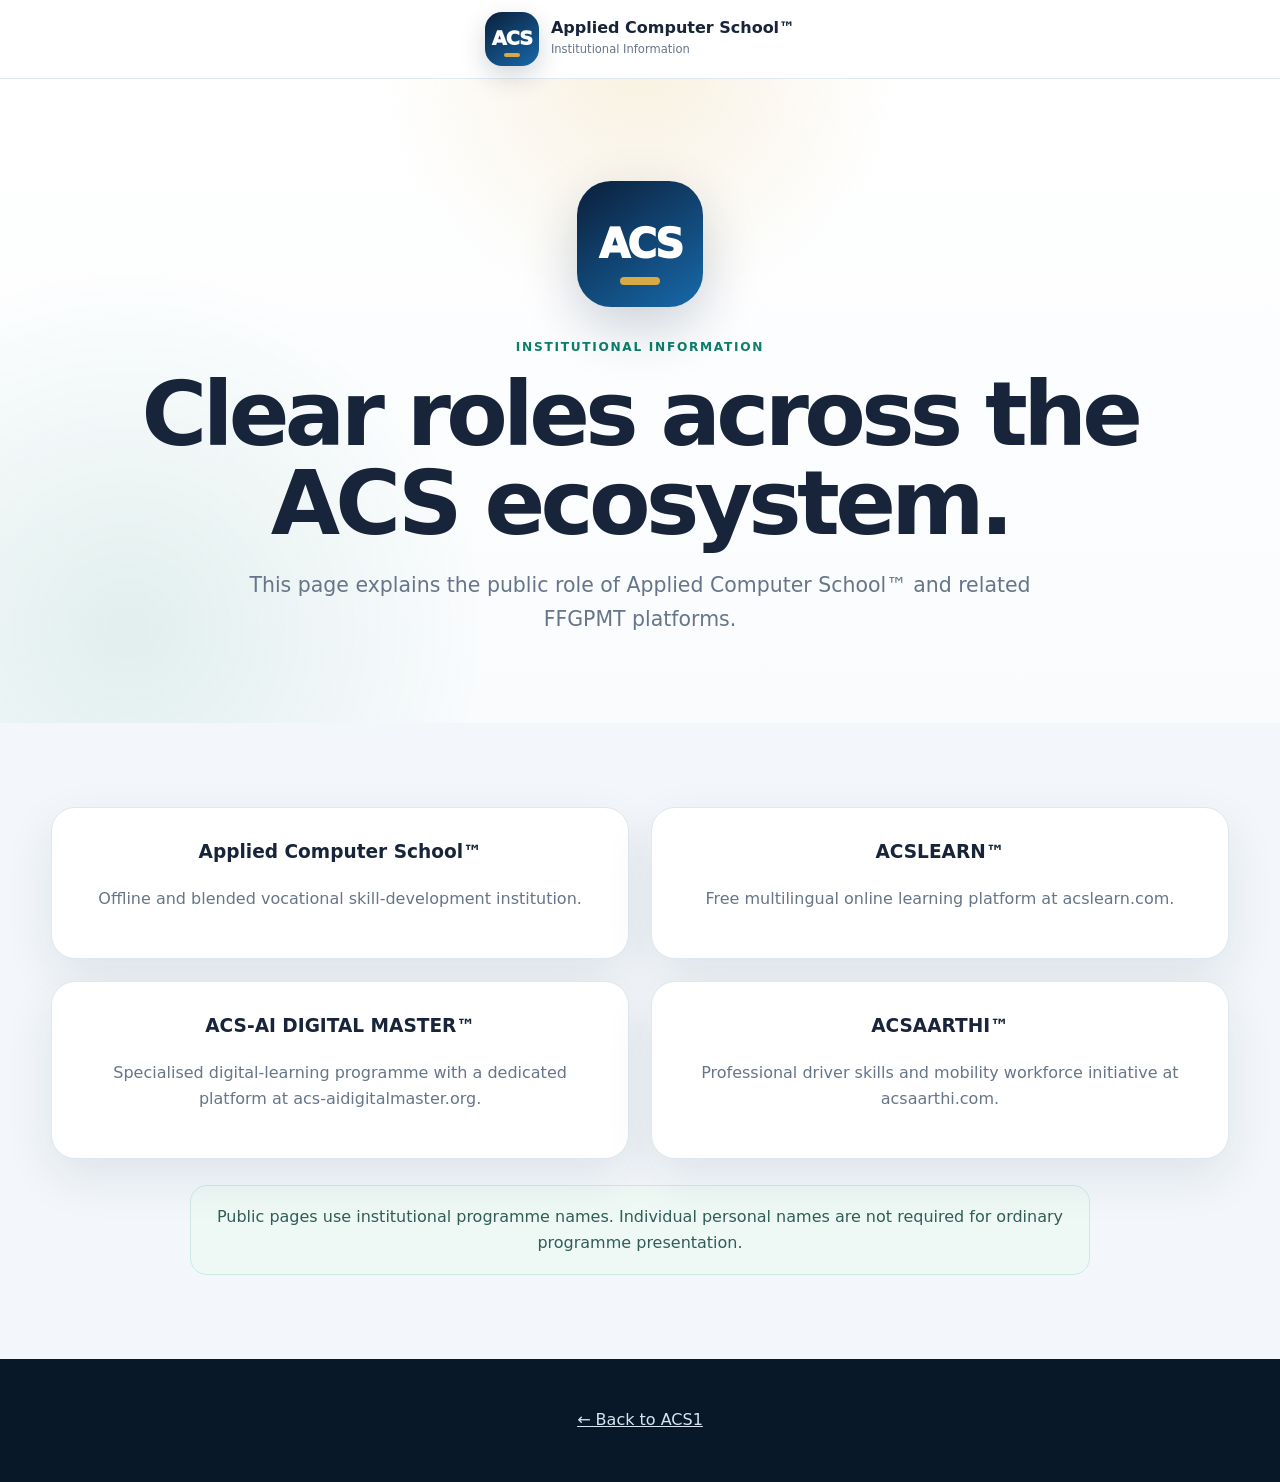
<file: institution.html>
<!doctype html><html lang="en"><head><meta charset="utf-8"><meta name="viewport" content="width=device-width,initial-scale=1"><title>Institutional Information | Applied Computer School™</title><meta name="description" content="Institutional information for Applied Computer School and the ACS ecosystem."><link rel="canonical" href="https://acs1.in/institution.html"><link rel="stylesheet" href="styles.css"></head><body><header class="site-header"><div class="container nav"><a class="brand" href="/"><div class="logo-mark">ACS</div><div><strong>Applied Computer School™</strong><span>Institutional Information</span></div></a></div></header><main><section class="hero center"><div class="container"><div class="hero-logo">ACS</div><div class="eyebrow">Institutional Information</div><h1>Clear roles across the ACS ecosystem.</h1><p class="lead">This page explains the public role of Applied Computer School™ and related FFGPMT platforms.</p></div></section><section class="section soft center"><div class="container"><div class="grid grid-2"><div class="card"><h3>Applied Computer School™</h3><p>Offline and blended vocational skill-development institution.</p></div><div class="card"><h3>ACSLEARN™</h3><p>Free multilingual online learning platform at acslearn.com.</p></div><div class="card"><h3>ACS-AI DIGITAL MASTER™</h3><p>Specialised digital-learning programme with a dedicated platform at acs-aidigitalmaster.org.</p></div><div class="card"><h3>ACSAARTHI™</h3><p>Professional driver skills and mobility workforce initiative at acsaarthi.com.</p></div></div><div class="note">Public pages use institutional programme names. Individual personal names are not required for ordinary programme presentation.</div></div></section></main><footer class="site-footer"><div class="container"><a href="/">← Back to ACS1</a></div></footer></body></html>
</file>
<file: styles.css>
:root{--navy:#0b1f3a;--blue:#1769aa;--green:#0b7f69;--gold:#d7aa45;--ink:#17243a;--muted:#667589;--line:#dfe7ef;--soft:#f3f7fb;--white:#fff;--shadow:0 18px 50px rgba(11,31,58,.09);--radius:24px;--max:1180px}*{box-sizing:border-box}html{scroll-behavior:smooth}body{margin:0;font-family:Inter,ui-sans-serif,system-ui,-apple-system,"Segoe UI",Roboto,Arial,sans-serif;color:var(--ink);background:#fff;line-height:1.65}a{color:inherit}.container{width:min(92%,var(--max));margin:auto}.center{text-align:center}.section{padding:84px 0}.section.soft{background:var(--soft)}.section.dark{background:radial-gradient(circle at 20% 10%,rgba(17,160,135,.14),transparent 28%),linear-gradient(135deg,var(--navy),#173a63);color:#fff}.site-header{position:sticky;top:0;z-index:40;background:rgba(255,255,255,.94);border-bottom:1px solid rgba(223,231,239,.92);backdrop-filter:blur(12px)}.nav{min-height:78px;display:flex;align-items:center;justify-content:center;position:relative}.brand{display:flex;align-items:center;gap:12px;text-decoration:none;text-align:left}.logo-mark{width:54px;height:54px;border-radius:17px;background:linear-gradient(145deg,var(--navy),var(--blue));color:#fff;display:grid;place-items:center;font-weight:950;letter-spacing:-.05em;font-size:1.2rem;box-shadow:0 10px 26px rgba(11,31,58,.18);position:relative;overflow:hidden}.logo-mark::after{content:"";width:16px;height:4px;border-radius:999px;background:var(--gold);position:absolute;bottom:9px;left:19px}.brand strong{display:block;font-size:1rem;line-height:1.1}.brand span{display:block;color:var(--muted);font-size:.72rem;margin-top:4px}.nav-links{position:absolute;right:0;display:flex;gap:18px;align-items:center}.nav-links a{text-decoration:none;font-weight:780;font-size:.88rem;color:#334963}.hero{padding:102px 0 86px;background:radial-gradient(circle at 50% -4%,rgba(215,170,69,.17),transparent 28%),radial-gradient(circle at 10% 85%,rgba(11,127,105,.10),transparent 28%),linear-gradient(180deg,#fff,#f9fbfd)}.hero-logo{width:126px;height:126px;border-radius:34px;background:linear-gradient(145deg,var(--navy),var(--blue));color:#fff;display:grid;place-items:center;margin:0 auto 26px;font-weight:950;font-size:2.5rem;letter-spacing:-.06em;box-shadow:0 20px 55px rgba(11,31,58,.20);position:relative;overflow:hidden}.hero-logo::after{content:"";width:40px;height:8px;border-radius:999px;background:var(--gold);position:absolute;bottom:22px;left:43px}.eyebrow{display:inline-block;text-transform:uppercase;letter-spacing:.14em;font-size:.76rem;font-weight:900;color:var(--green);margin-bottom:13px}.dark .eyebrow{color:#92e2d4}h1,h2,h3{margin-top:0}h1{font-size:clamp(2.7rem,7vw,5.9rem);line-height:.99;letter-spacing:-.052em;margin-bottom:22px}h2{font-size:clamp(1.9rem,4vw,3.3rem);line-height:1.1;letter-spacing:-.036em;margin-bottom:18px}h3{font-size:1.16rem}.lead{font-size:clamp(1.06rem,2vw,1.28rem);color:var(--muted);max-width:830px;margin:0 auto}.dark .lead{color:rgba(255,255,255,.77)}.actions{display:flex;justify-content:center;gap:12px;flex-wrap:wrap;margin-top:30px}.btn{min-height:49px;padding:12px 20px;border-radius:999px;display:inline-flex;align-items:center;justify-content:center;text-decoration:none;font-weight:850;color:#fff;background:var(--green);border:1px solid var(--green);box-shadow:0 10px 24px rgba(11,127,105,.16)}.btn.alt{background:#fff;color:var(--green);box-shadow:none}.btn.navy{background:var(--navy);border-color:var(--navy)}.grid{display:grid;gap:22px}.grid-2{grid-template-columns:repeat(2,minmax(0,1fr))}.grid-3{grid-template-columns:repeat(3,minmax(0,1fr))}.grid-4{grid-template-columns:repeat(4,minmax(0,1fr))}.card{background:#fff;border:1px solid var(--line);border-radius:var(--radius);padding:29px;box-shadow:var(--shadow);text-align:center}.card p{color:var(--muted)}.card-icon{width:62px;height:62px;border-radius:19px;margin:0 auto 16px;display:grid;place-items:center;background:#eaf6f3;color:var(--green);font-weight:950;font-size:1rem}.dark .card{background:rgba(255,255,255,.08);border-color:rgba(255,255,255,.14);box-shadow:none}.dark .card p{color:rgba(255,255,255,.74)}.dark .card-icon{background:rgba(255,255,255,.12);color:#fff}.step-row{max-width:980px;margin:36px auto 0;display:grid;grid-template-columns:repeat(4,1fr);gap:14px}.step{background:#fff;border:1px solid var(--line);border-radius:20px;padding:22px;text-align:center}.step-num{width:42px;height:42px;margin:0 auto 12px;border-radius:50%;display:grid;place-items:center;background:var(--navy);color:#fff;font-weight:950}.note{max-width:900px;margin:26px auto 0;padding:18px 20px;border-radius:17px;background:#eef9f6;border:1px solid #cdeae3;color:#315d55;text-align:center}.ecosystem{max-width:980px;margin:34px auto 0;display:grid;grid-template-columns:repeat(4,1fr);gap:16px}.eco{background:#fff;border:1px solid var(--line);border-radius:20px;padding:22px;text-align:center}.eco strong{display:block;margin-bottom:6px}.eco span{color:var(--muted);font-size:.9rem}.site-footer{padding:48px 0;background:#081829;color:#d8e4ef;text-align:center}.footer-mark{width:72px;height:72px;border-radius:22px;margin:0 auto 14px;display:grid;place-items:center;background:linear-gradient(145deg,#fff,#dbe8f3);color:var(--navy);font-weight:950;font-size:1.4rem;position:relative}.footer-mark::after{content:"";width:22px;height:5px;border-radius:999px;background:var(--gold);position:absolute;bottom:12px}.footer-title{font-weight:900}.footer-small{font-size:.86rem;color:#90a6ba;max-width:800px;margin:8px auto 0}.small{font-size:.86rem;color:var(--muted)}@media(max-width:920px){.nav-links{display:none}.grid-4,.ecosystem,.step-row{grid-template-columns:1fr 1fr}}@media(max-width:650px){.section{padding:66px 0}.hero{padding:76px 0 64px}.brand span{display:none}.grid-2,.grid-3,.grid-4,.ecosystem,.step-row{grid-template-columns:1fr}}
</file>
